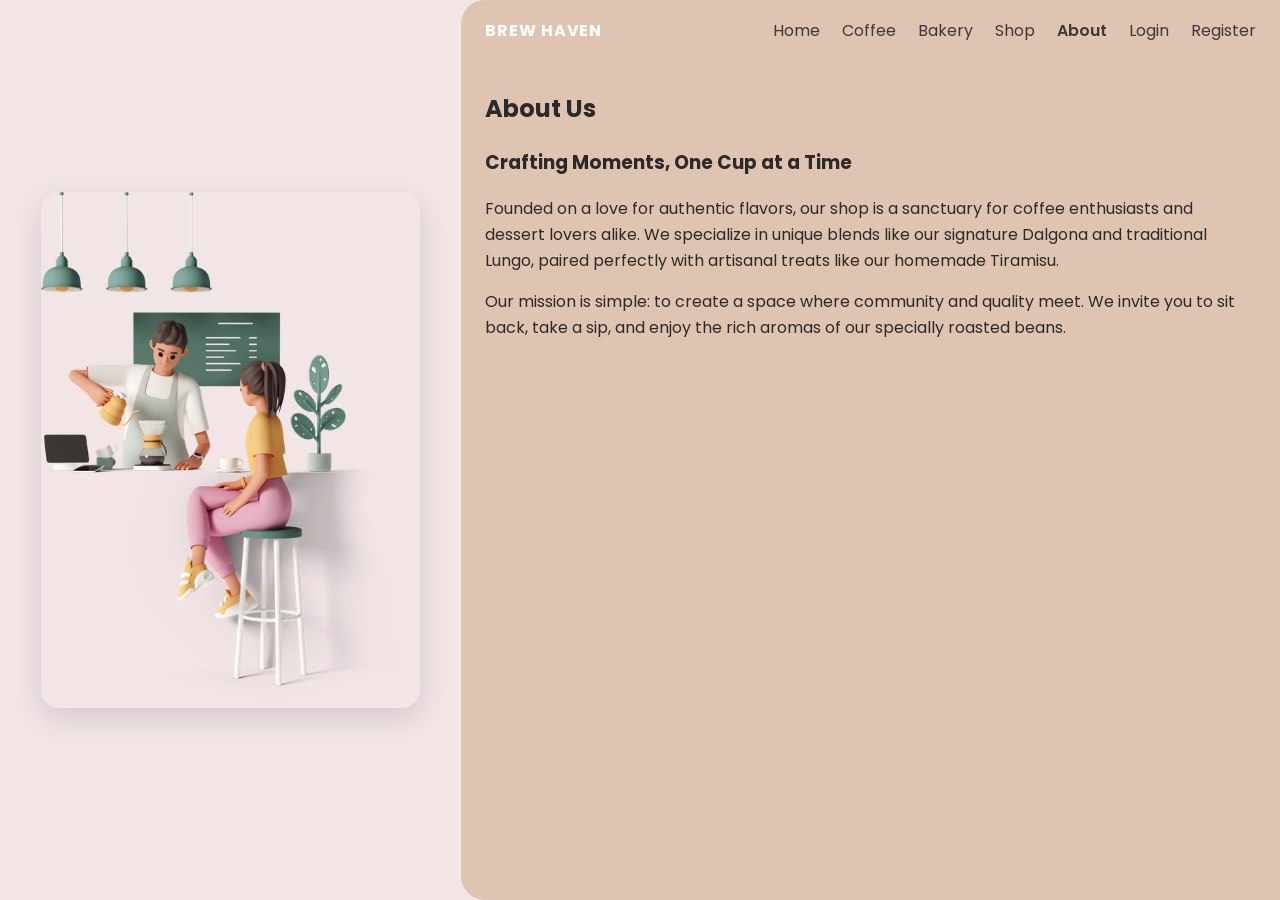
<file: about.html>
<!DOCTYPE html>
<html lang="en">
<head>
  <meta charset="UTF-8" />
  <meta name="viewport" content="width=device-width, initial-scale=1" />
  <title>About • Brew Haven</title>
  <link href="https://fonts.googleapis.com/css2?family=Poppins:wght@300;400;500;600;700&family=Nunito:wght@300;400;600;700;800&display=swap" rel="stylesheet">
  <link rel="stylesheet" href="css/style.css" />
</head>
<body class="theme-sand two-panel">
  <aside class="illustration-panel">
   
<div class="illust-card">
    <img src="images/people.png" alt="Cozy café illustration" class="side-illustration">
  </div>
  </aside>

  <main class="panel">
    <header class="panel-header">
      <a class="brand" href="index.html">BREW HAVEN</a>
      <nav class="panel-nav">
        <a href="index.html">Home</a>
        <a href="index.html#coffee">Coffee</a>
        <a href="index.html#bakery">Bakery</a>
        <a href="index.html#shop">Shop</a>
        <a href="about.html" class="active">About</a>
        <a href="login.html">Login</a>
        <a href="register.html">Register</a>
      </nav>
    </header>

    <section class="panel-body">
      <h1>About Us</h1>
      <h3>Crafting Moments, One Cup at a Time</h3>
      <p>
Founded on a love for authentic flavors, our shop is a sanctuary for coffee enthusiasts and dessert lovers alike. We specialize in unique blends like our signature Dalgona and traditional Lungo, paired perfectly with artisanal treats like our homemade Tiramisu.

      </p>
      <p> Our mission is simple: to create a space where community and quality meet. We invite you to sit back, take a sip, and enjoy the rich aromas of our specially roasted beans.</p>
      
    </section>
  </main>

  <script src="js/script.js"></script>
</body>
</html>
</file>
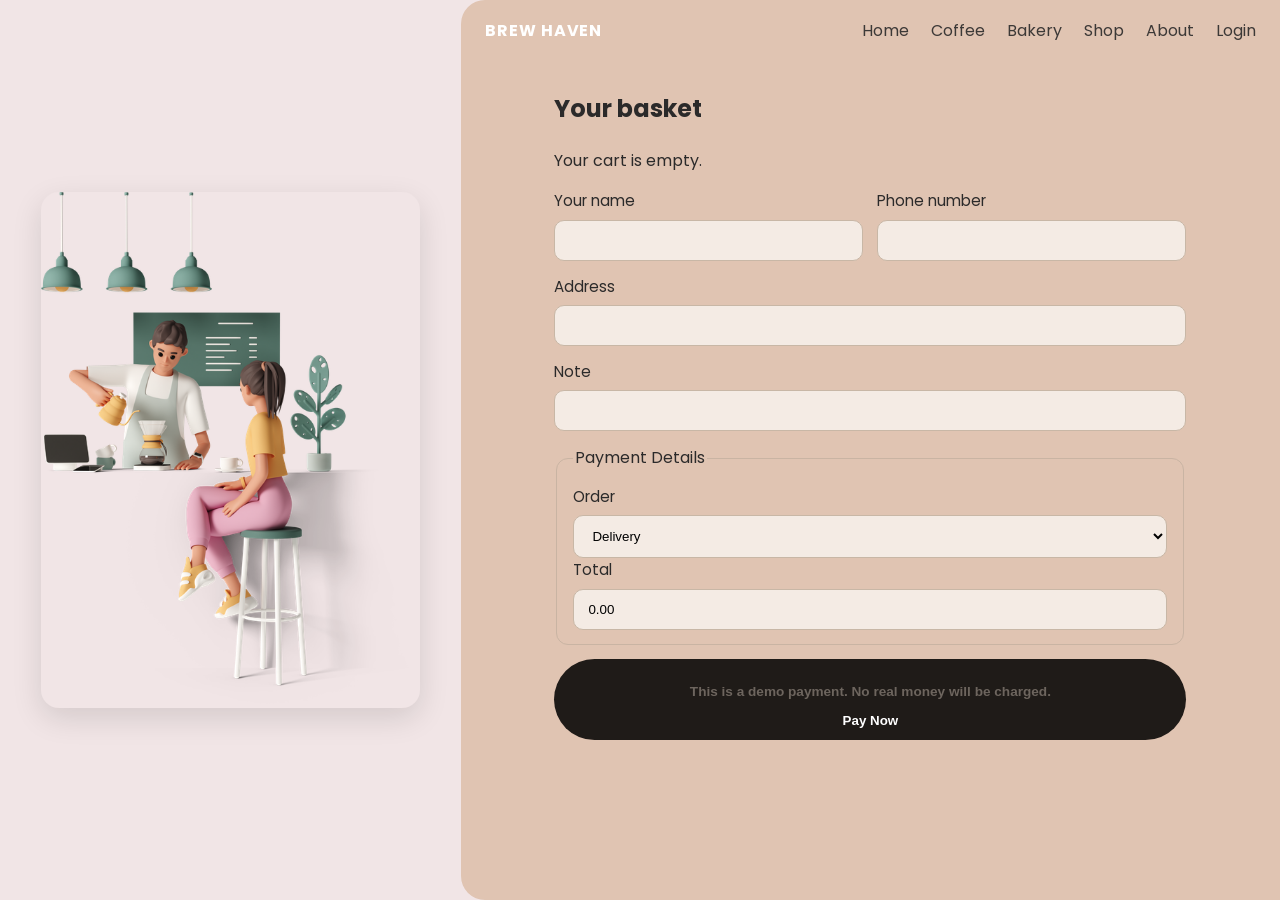
<file: checkout.html>
<!DOCTYPE html>
<html lang="en">
<head>
  <meta charset="UTF-8" />
  <meta name="viewport" content="width=device-width, initial-scale=1" />
  <title>Checkout • Brew Haven</title>
  <link href="https://fonts.googleapis.com/css2?family=Poppins:wght@300;400;500;600;700&family=Nunito:wght@300;400;600;700;800&display=swap" rel="stylesheet">
  <link rel="stylesheet" href="css/style.css" />
</head>
<body class="theme-sand two-panel">
  <aside class="illustration-panel">
    <div class="illust-card">
      <img src="images/people.png" alt="Checkout illustration" class="side-illustration">
    </div>
  </aside>

  <main class="panel">
    <header class="panel-header">
      <a class="brand" href="index.html">BREW HAVEN</a>
      <nav class="panel-nav">
        <a href="index.html">Home</a>
        <a href="index.html#coffee">Coffee</a>
        <a href="index.html#bakery">Bakery</a>
        <a href="index.html#shop">Shop</a>
        <a href="about.html">About</a>
        <a href="login.html">Login</a>
      </nav>
    </header>
<section class="panel-body narrow">
  <h1>Your basket</h1>

  <!-- ✅ Dynamic cart items -->
  <div id="cartItems"></div>

  <form class="form" onsubmit="return false;">
    <div class="grid-2 gap">
      <label>Your name
        <input type="text" required />
      </label>
      <label>Phone number
        <input type="tel" required />
      </label>
    </div>

    <label>Address
      <input type="text" required />
    </label>

    <label>Note
      <input type="text" />
    </label>

    <fieldset class="fieldset">
      <legend>Payment Details</legend>
      <label>Order
        <select>
          <option>Delivery</option>
          <option>Pickup</option>
        </select>
      </label>
      <label>Total
        <input id="orderTotal" type="text" value="0.00" readonly />
      </label>
    </fieldset>

    <button
      class="btn btn-primary block"
      type="button"
      onclick="payNow()"
    >
    <p class="muted tiny">
       This is a demo payment. No real money will be charged.
      </p>
      Pay Now
    </button>
  </form>
</section>
  </main>
  <script src="js/script.js"></script>
  <script src="js/cart.js"></script>
  <script>
  function renderCart() {
    const cart = getCart();
    const container = document.getElementById("cartItems");
    const totalInput = document.getElementById("orderTotal");

    if (!cart || cart.length === 0) {
      container.innerHTML = "<p>Your cart is empty.</p>";
      totalInput.value = "0.00";
      return;
    }

    let total = 0;

    container.innerHTML = cart.map(item => {
      const itemTotal = item.price * item.qty;
      total += itemTotal;

      return `
        <div class="cart-line">
          <strong>${item.name}</strong>
          <div class="qty">
            <button onclick="changeQty('${item.name}', -1)">−</button>
            ${item.qty}
            <button onclick="changeQty('${item.name}', 1)">+</button>
          </div>
          <span>$${itemTotal.toFixed(2)}</span>
        </div>
      `;
    }).join("");

    totalInput.value = total.toFixed(2);
  }

  function payNow() {
    const cart = getCart();
    if (!cart.length) {
      alert("Your cart is empty.");
      return;
    }

    localStorage.removeItem("cart");
    window.location.href = "success.html";
  }

  // ✅ THIS IS CRITICAL
  renderCart();
</script>
</body>
</html>
</file>
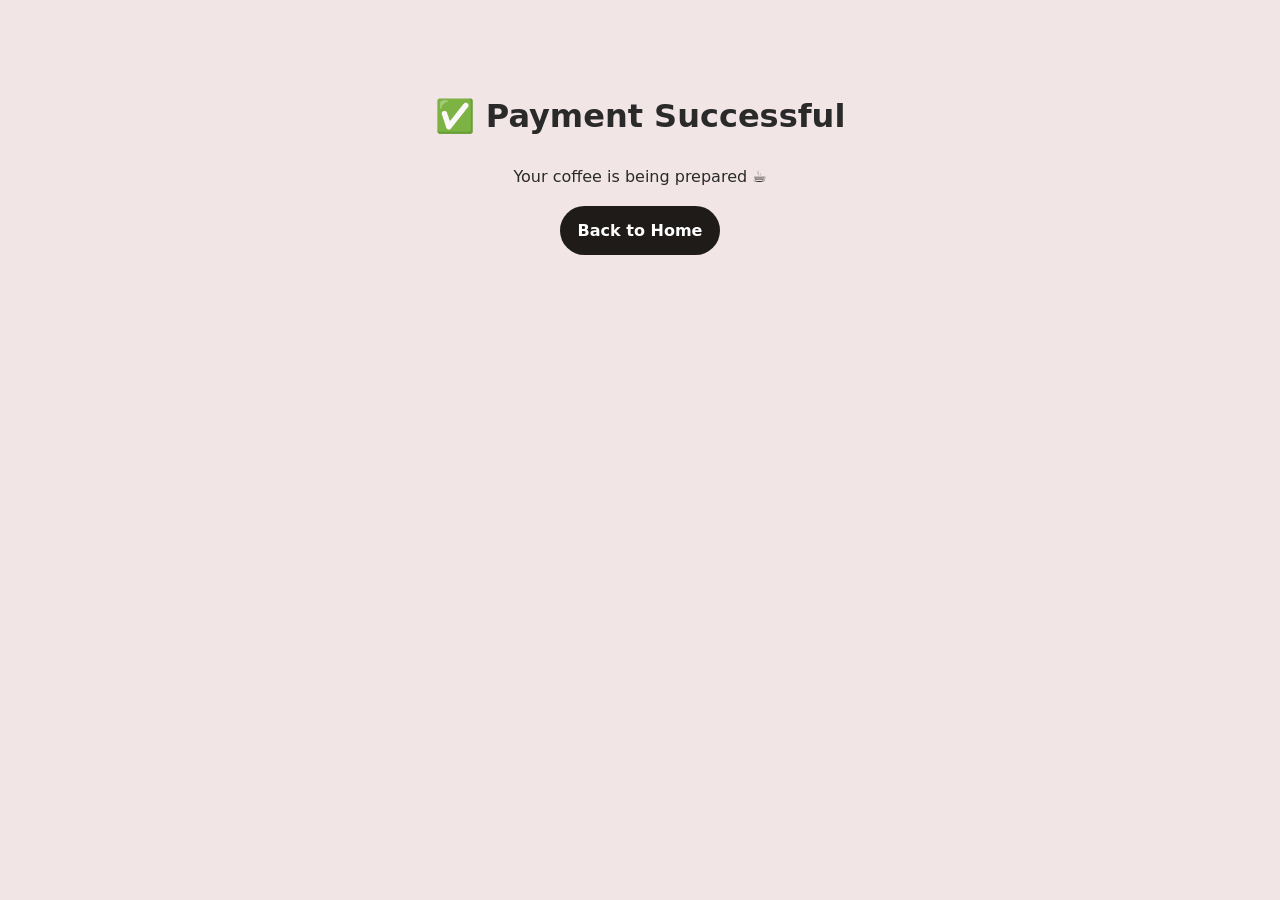
<file: success.html>
<!DOCTYPE html>
<html lang="en">
<head>
  <meta charset="UTF-8">
  <title>Order Successful • Brew Haven</title>
  <link rel="stylesheet" href="css/style.css">
</head>
<body class="theme-sand">
  <main class="container section center">
    <h1>✅ Payment Successful</h1>
    <p>Your coffee is being prepared ☕</p>

    <a href="index.html" class="btn btn-primary">
      Back to Home
    </a>
  </main>
</body>
</html>
</file>
<file: css/style.css>
/* --- Variables & Base --- */
:root{
  --bg: #f1e5e6;          /* pinky page margin */
  --panel: #e0c4b2;       /* beige panel background */
  --panel-strong:#d7b7a1;
  --ink: #2b2a2a;
  --muted: #6d655e;
  --brand: #1f1b18;
  --accent: #2f281f;
  --white:#fff;
  --shadow: 0 10px 30px rgba(0,0,0,.12);
  --radius: 14px;
  --radius-lg: 24px;
}

*{box-sizing:border-box}
html,body{margin:0;padding:0}
body{
  background: var(--bg);
  color: var(--ink);
  font-family: 'Poppins', system-ui, -apple-system, Segoe UI, Roboto, Arial, sans-serif;
  line-height: 1.6;
}

.container{width:min(1200px,94%); margin:auto}
.center{text-align:center}
.tiny{font-size:.85rem}
.muted{color:var(--muted)}
.kicker{font-family: Nunito, sans-serif; text-align:center; margin:.2rem 0; color:var(--muted)}
.eyebrow{letter-spacing:.08em; font-weight:700; color:#fff; opacity:.9}
.section{padding:70px 0}
.section-title{text-align:center; margin:0 0 24px 0}

/* --- Header & Nav --- */
.site-header{
  background: linear-gradient(180deg, #000 20%, #1b1b1b 60%, #d2c4b6 60%, #d2c4b6 100%);
  color:#fff;
}

.nav{
  display:flex; align-items:center; justify-content:space-between;
  padding:18px 0;
}
.brand{color:#fff; text-decoration:none; font-weight:700; letter-spacing:.06em}
.nav-links a{color:#fff; opacity:.9; margin:0 14px; text-decoration:none}
.nav-links a.active{opacity:1; font-weight:600}
.nav-links{display:flex; align-items:center; gap:6px}
.btn-text{padding:6px 10px; border-radius:10px}
.icon-btn{background:transparent; border:0; color:#fff; cursor:pointer}

.hamburger{display:none; background:transparent; border:0; width:42px; height:42px; position:relative}
.hamburger span{display:block; height:2px; background:#fff; margin:8px 0}

/* --- Hero --- */
.hero{position:relative; padding:40px 0 0 0}
.hero-bg{
  position:absolute; inset:0; width:100%; height:460px; object-fit:cover; filter:brightness(.75);
}
.hero-content{position:relative; height:460px; display:flex; align-items:center}
.hero-copy{max-width:520px}
.hero-copy h1{font-size:2.4rem; line-height:1.2; margin:.2rem 0 1rem}
.hero-bottom-sep{height:90px; background:#d2c4b6}

/* --- Categories --- */
.categories{display:grid; grid-template-columns: repeat(4,1fr); gap:14px; margin-top:-25px; padding-bottom:22px}
.category{background:#e6d7c9; border-radius:10px; padding:22px; text-align:center; box-shadow: var(--shadow)}
.category img{width:120px; height:120px; margin-bottom:10px}

/* --- Cards --- */
.card{background:#fff; border-radius:16px; overflow:hidden; box-shadow: var(--shadow)}
.card-media img{width:100%; height:220px; object-fit:cover; display:block}
.card-body{padding:16px}
.card-title{margin:0 0 6px 0}
.card-text{font-size:.95rem; color:var(--muted); margin:0 0 14px 0}
.price-row{display:flex; align-items:center; justify-content:space-between; margin-bottom:10px}
.price{font-weight:700}
.usd{color:var(--muted)}

/* --- Buttons --- */
.btn{
  display:inline-flex; align-items:center; justify-content:center;
  gap:8px; padding:12px 18px; border-radius:999px; border:0; cursor:pointer;
  font-weight:600; text-decoration:none; white-space:nowrap;
}
.btn-primary{background:#1f1b18; color:#fff}
.btn-secondary{background:#b99c80; color:#1f1b18}
.btn-outline{background:#fff; border:2px solid #1f1b18; color:#1f1b18}
.block{display:block; width:100%}
.icon-left img{width:18px; height:18px}

/* --- Carousel --- */
.carousel{position:relative}
.carousel .carousel-track{
  display:grid; grid-auto-flow:column; grid-auto-columns: calc((100% - 3*24px)/4);
  gap:24px; overflow:hidden; scroll-behavior:smooth;
}
.carousel-nav{
  position:absolute; top:45%; transform:translateY(-50%);
  width:38px; height:38px; border-radius:999px; border:0;
  background:#efe7df; box-shadow: var(--shadow); cursor:pointer;
  display:grid; place-items:center;
}
.carousel-nav img{width:14px}
.carousel .prev{left:-16px}
.carousel .next{right:-16px}

/* --- Beans banner --- */
.beans-banner{position:relative; background:#fff; padding:40px 0; margin:30px 0}
.beans-left, .beans-right{position:absolute; top:0; height:100%; object-fit:contain; pointer-events:none}
.beans-left{left:0}
.beans-right{right:0}
.beans-card{
  background:#efe7df; padding:26px; border-radius:16px; box-shadow: var(--shadow);
  max-width:480px;
}

/* --- Testimonials --- */
.cards-3{display:grid; grid-template-columns:repeat(3,1fr); gap:24px}
.review .review-head{display:flex; align-items:center; gap:12px; padding:14px 16px 0}
.avatar{width:42px; height:42px; background:#ddd}
.circle{border-radius:50%}
.stars img{width:16px; height:16px}

/* --- Newsletter --- */
.newsletter{background:#e8d6c7; padding:40px 0}
.newsletter-inner{display:grid; gap:10px; text-align:center}
.subscribe{display:flex; gap:10px; justify-content:center}
.subscribe input{padding:12px 14px; border-radius:999px; border:1px solid #c8b7a6; width:min(360px, 70%)}

/* --- Footer --- */
.site-footer{background:#1f1b18; color:#eee; padding:32px 0}
.footer-grid{display:grid; grid-template-columns:2fr repeat(3,1fr) 1.5fr; gap:20px}
.footer-grid h4{margin:0 0 10px 0}
.footer-grid ul{list-style:none; padding:0; margin:0; display:grid; gap:8px}
.footer-grid a{color:#ddd; text-decoration:none}
.social a img{width:18px; margin-right:8px}

/* --- Two-panel layout for inner pages --- */
.two-panel{display:grid; grid-template-columns: 36% 64%; min-height:100vh}
.illustration-panel{background:#efe7df url('../assets/beans-left.png') no-repeat bottom left/contain}
.panel{
  background:var(--panel);
  border-top-left-radius:24px; border-bottom-left-radius:24px;
  padding-bottom:40px; position:relative;
}
.panel-header{
  display:flex; align-items:center; justify-content:space-between;
  padding:18px 24px 0;
}
.panel-nav a{color:#2b2a2a; text-decoration:none; margin-left:18px; opacity:.9}
.panel-nav a.active{font-weight:600}
.panel-body{padding:26px 24px 40px}
.panel-body.narrow{max-width:680px; margin:auto}
.fieldset{border:1px solid #c9b4a3; border-radius:12px; padding:14px 16px}

/* --- Forms --- */
.form{display:grid; gap:14px}
.form label{display:grid; gap:6px; font-size:.95rem}
.form input, .form select{
  padding:12px 14px; border:1px solid #c8b7a6; border-radius:10px; background:#f4ebe4;
}
.grid-2{display:grid; grid-template-columns:1fr 1fr}
.gap{gap:14px}
.form-row.between{display:flex; justify-content:space-between; align-items:center}
.hr-or{display:grid; place-items:center; margin:14px 0}
.hr-or span{background:transparent; font-size:.9rem; color:var(--muted)}
.auth-row{display:grid; grid-template-columns:1fr 1fr; gap:12px}

/* --- Cart line --- */
.cart-line{
  background:#fff; border-radius:12px; padding:12px; display:grid;
  grid-template-columns:auto 1fr auto; gap:12px; align-items:center; margin-bottom:14px;
}
.cart-media img{width:80px; height:64px; object-fit:cover; border-radius:8px}
.qty{display:flex; align-items:center; gap:6px}
.btn-qty{width:34px; height:34px; border-radius:8px; border:1px solid #c8b7a6; background:#fff; cursor:pointer}

/* --- Utilities --- */
.btn-secondary:hover, .btn-primary:hover, .btn-outline:hover{filter:brightness(.95)}
.block{width:100%}

/* --- Responsive --- */
@media (max-width: 1100px){
  .carousel .carousel-track{grid-auto-columns: calc((100% - 2*20px)/3)}
  .cards-3{grid-template-columns:repeat(2,1fr)}
}
@media (max-width: 800px){
  .two-panel{grid-template-columns: 1fr}
  .panel{border-radius:0}
  .illustration-panel{display:none}
  .carousel .carousel-track{grid-auto-columns: calc((100% - 20px)/2)}
  .categories{grid-template-columns: repeat(2,1fr)}
  .footer-grid{grid-template-columns:1fr 1fr}
}
@media (max-width: 560px){
  .nav-links{display:none}
  .hamburger{display:block}
  .carousel .carousel-track{grid-auto-columns: 100%}
  .cards-3{grid-template-columns:1fr}
  .auth-row{grid-template-columns:1fr}
  .grid-2{grid-template-columns:1fr}
}
/* CENTER "Check out our best coffee beans" section */
.beans-banner .container {
  display: flex;
  justify-content: center;
  align-items: center;
  text-align: center;
}
.beans-card {
  margin: 0 auto;
}
/* Review avatar images */
.avatar {
  width: 42px;
  height: 42px;
  border-radius: 50%;
  object-fit: cover;   /* crops to fill the circle nicely */
  display: block;
}
/* === Newsletter band + decorative beans === */
.newsletter{
  position: relative;           /* allows absolute children */
  background: #e8d6c7;          /* your beige band */
  padding: 40px 0;
  overflow: hidden;             /* hide bean overflow at edges */
}

.newsletter-inner{
  display: grid;
  gap: 10px;
  text-align: center;
  justify-items: center;
}

/* Center the form row */
.newsletter .subscribe,
.newsletter-inner form,
.newsletter form{
  display: flex;
  gap: 10px;
  justify-content: center;
  flex-wrap: wrap;
}

/* Bean images on the sides */
.newsletter .beans-left,
.newsletter .beans-right{
  position: absolute;
  top: 0;
  bottom: 0;
  height: 100%;
  object-fit: cover;
  pointer-events: none;    /* don't block clicks on the form */
  z-index: 0;              /* sit behind the text */
  opacity: 1;              /* adjust if too strong: e.g., 0.9 */
}

/* Left bean cluster */
.newsletter .beans-left{
  left: 0;
  transform: translateX(-1%);   /* nudges slightly off the edge */
}

/* Right bean cluster */
.newsletter .beans-right{
  right: 0;
  transform: translateX(1%);
}

/* Make sure the content sits above the images */
.newsletter .newsletter-inner{
  position: relative;
  z-index: 1;
}

/* Envelope icon inside the email input */
.input-with-icon{ position: relative; display: inline-block; }

.email-input,
.newsletter input[type="email"]{
  padding: 12px 14px 12px 42px;  /* space for icon */
  border-radius: 999px;
  border: 1px solid #c8b7a6;
  background: #fff;
  min-width: min(360px, 80vw);
  outline: none;
}

/* Use your envelope icon (adjust path if needed) */
.email-input{
  background-image: url('images/evelope.png');
  background-repeat: no-repeat;
  background-position: 14px center;
  background-size: 18px;
}

/* Small focus feedback */
.email-input:focus{
  border-color: #b99c80;
  box-shadow: 0 0 0 3px rgba(185,156,128,0.25);
}

/* --- Responsive tweaks for the beans --- */
@media (max-width: 900px){
  .newsletter .beans-left,
  .newsletter .beans-right{
    opacity: 0.75;            /* soften on smaller screens */
  }
  .newsletter .beans-left{ transform: translateX(-15%); }
  .newsletter .beans-right{ transform: translateX(15%); }
}

@media (max-width: 600px){
  .newsletter{ padding: 32px 0; }
  .newsletter .beans-left,
  .newsletter .beans-right{
    opacity: 0.5;
  }
}
/* === Left illustration panel for inner pages === */
.illustration-panel{
  /* Make the left column a neutral canvas and center its content */
  background: #efe7df;                 /* keep or change to your beige */
  display: grid;
  place-items: center;
  padding: 24px;
}

.side-illustration{
  width: min(92%, 540px);               /* responsive width cap */
  height: auto;
  object-fit: contain;                  /* preserve aspect ratio */
  border-radius: 14px;                  /* optional: soft corners */
  box-shadow: var(--shadow);            /* optional: subtle depth */
}

/* If your previous CSS set a background image on .illustration-panel,
   the rules above will override it visually. Keep both if you like the
   textured background plus the centered photo on top. */

@media (max-width: 800px){
  /* On phones we hide the left panel per your two-panel layout rules.
     Remove display:none below if you want to show the image on mobile. */
  /* .illustration-panel{ display:none; } */
}
/* Left column container */
.illustration-panel{
  background: var(--bg);
  display: grid;
  place-items: center;
  padding: 28px 24px;
}

/* Card that holds the image */
.illust-card{
  width: min(92%, 560px);
  background: #f1e5e6;
  border-radius: 18px;
  box-shadow: var(--shadow);
  overflow: hidden;
  display: grid;
}

/* Image fits inside the card */
.illust-card img{
  width: 100%;
  height: auto;
  display: block;
}

/* Right content panel keeps left rounded corners only */
.panel{
  background: var(--panel);
  border-top-left-radius: 24px;
  border-bottom-left-radius: 24px;
  border-top-right-radius: 0;
  border-bottom-right-radius: 0;
  padding-bottom: 40px;
  position: relative;
}

/* Layout height */
.two-panel{ min-height: 100vh; }

/* Optional responsive tweaks */
@media (max-width: 800px){
  .two-panel{ grid-template-columns: 1fr; }
  .illustration-panel{ padding: 18px 14px; }
  .illust-card{ width: min(96%, 520px); border-radius: 14px; }
}
</file>
